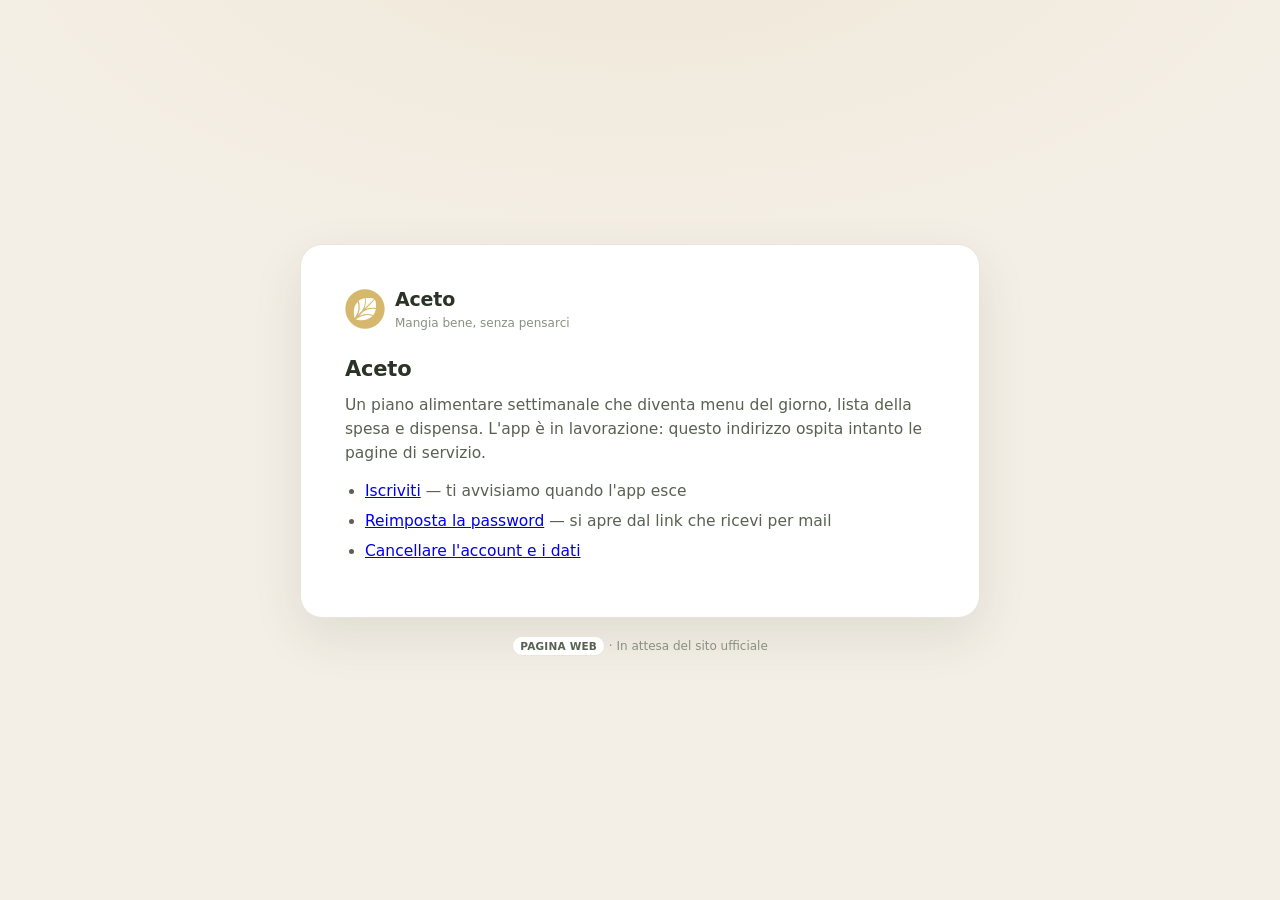
<file: index.html>
<!DOCTYPE html>
<html lang="it">
<head>
<meta charset="utf-8">
<meta name="viewport" content="width=device-width, initial-scale=1">
<title>Aceto</title>
<link rel="icon" href="aceto-logo.svg" type="image/svg+xml">
<link rel="stylesheet" href="stile.css">
</head>
<body>
<main>
  <div class="scheda">
    <div class="marchio">
  <img src="aceto-logo.svg" alt="" width="40" height="40">
  <span><b>Aceto</b><small>Mangia bene, senza pensarci</small></span>
</div>
    <h1>Aceto</h1>
    <p>Un piano alimentare settimanale che diventa menu del giorno, lista della spesa e dispensa.
    L'app è in lavorazione: questo indirizzo ospita intanto le pagine di servizio.</p>
    <ul>
      <li><a href="iscriviti/">Iscriviti</a> — ti avvisiamo quando l'app esce</li>
      <li><a href="reset-password/">Reimposta la password</a> — si apre dal link che ricevi per mail</li>
      <li><a href="account-deletion/">Cancellare l'account e i dati</a></li>
    </ul>
  </div>
  <footer><span class="segno">PAGINA WEB</span> · In attesa del sito ufficiale</footer>
</main>
</body>
</html>
</file>
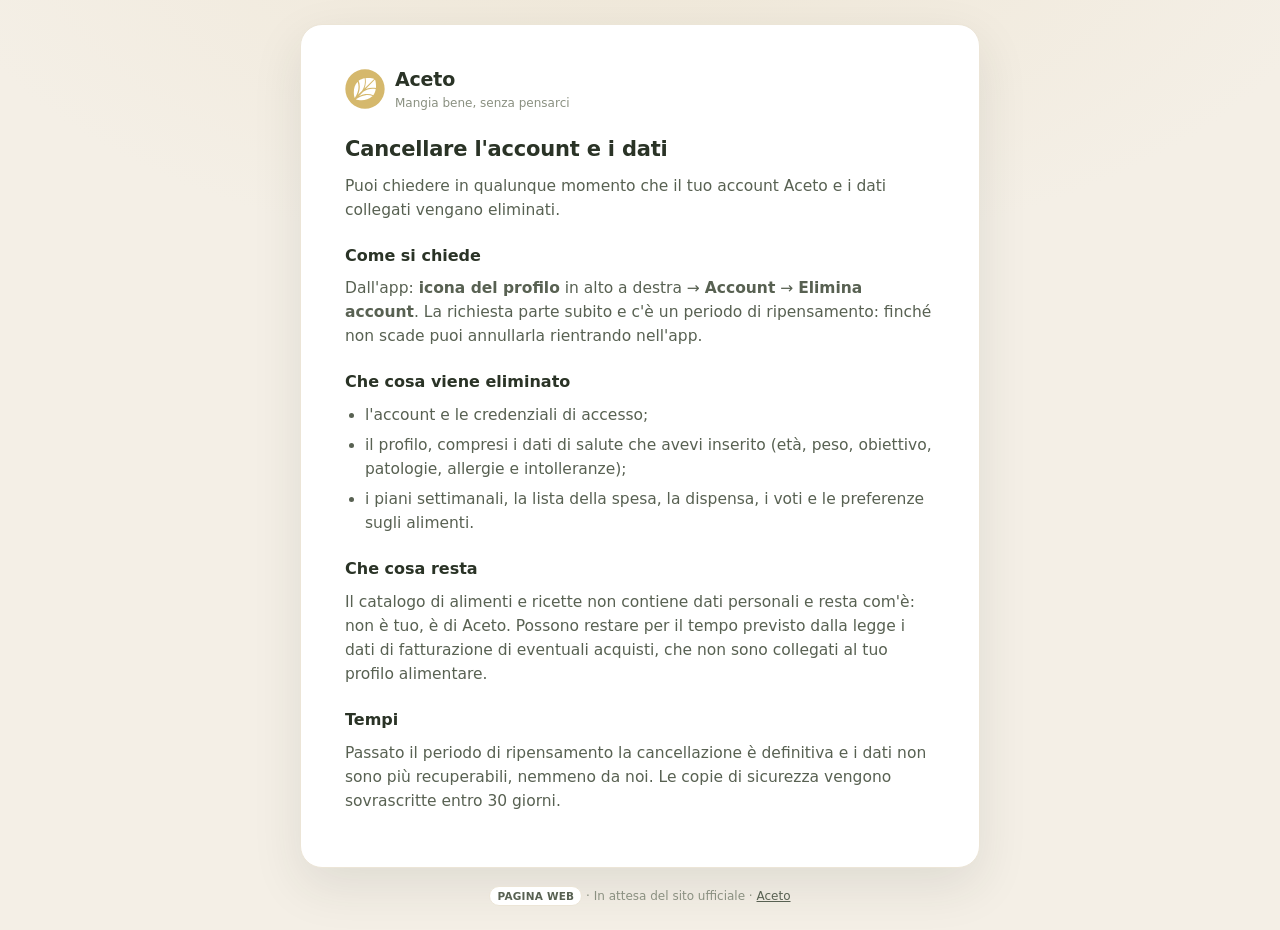
<file: account-deletion/index.html>
<!DOCTYPE html>
<html lang="it">
<head>
<meta charset="utf-8">
<meta name="viewport" content="width=device-width, initial-scale=1">
<title>Aceto · Cancellare l'account e i dati</title>
<link rel="icon" href="../aceto-logo.svg" type="image/svg+xml">
<link rel="stylesheet" href="../stile.css">
</head>
<body>
<main>
  <div class="scheda">
    <div class="marchio">
  <img src="../aceto-logo.svg" alt="" width="40" height="40">
  <span><b>Aceto</b><small>Mangia bene, senza pensarci</small></span>
</div>
    <h1>Cancellare l'account e i dati</h1>
    <p>Puoi chiedere in qualunque momento che il tuo account Aceto e i dati collegati vengano eliminati.</p>

    <h2 style="font-size:16px;margin:22px 0 8px">Come si chiede</h2>
    <p>Dall'app: <b>icona del profilo</b> in alto a destra → <b>Account</b> → <b>Elimina account</b>.
    La richiesta parte subito e c'è un periodo di ripensamento: finché non scade puoi annullarla
    rientrando nell'app.</p>

    <h2 style="font-size:16px;margin:22px 0 8px">Che cosa viene eliminato</h2>
    <ul>
      <li>l'account e le credenziali di accesso;</li>
      <li>il profilo, compresi i dati di salute che avevi inserito (età, peso, obiettivo, patologie, allergie e intolleranze);</li>
      <li>i piani settimanali, la lista della spesa, la dispensa, i voti e le preferenze sugli alimenti.</li>
    </ul>

    <h2 style="font-size:16px;margin:22px 0 8px">Che cosa resta</h2>
    <p>Il catalogo di alimenti e ricette non contiene dati personali e resta com'è: non è tuo, è di Aceto.
    Possono restare per il tempo previsto dalla legge i dati di fatturazione di eventuali acquisti,
    che non sono collegati al tuo profilo alimentare.</p>

    <h2 style="font-size:16px;margin:22px 0 8px">Tempi</h2>
    <p>Passato il periodo di ripensamento la cancellazione è definitiva e i dati non sono più
    recuperabili, nemmeno da noi. Le copie di sicurezza vengono sovrascritte entro 30 giorni.</p>
  </div>
  <footer><span class="segno">PAGINA WEB</span> · In attesa del sito ufficiale · <a href="../">Aceto</a></footer>
</main>
</body>
</html>
</file>
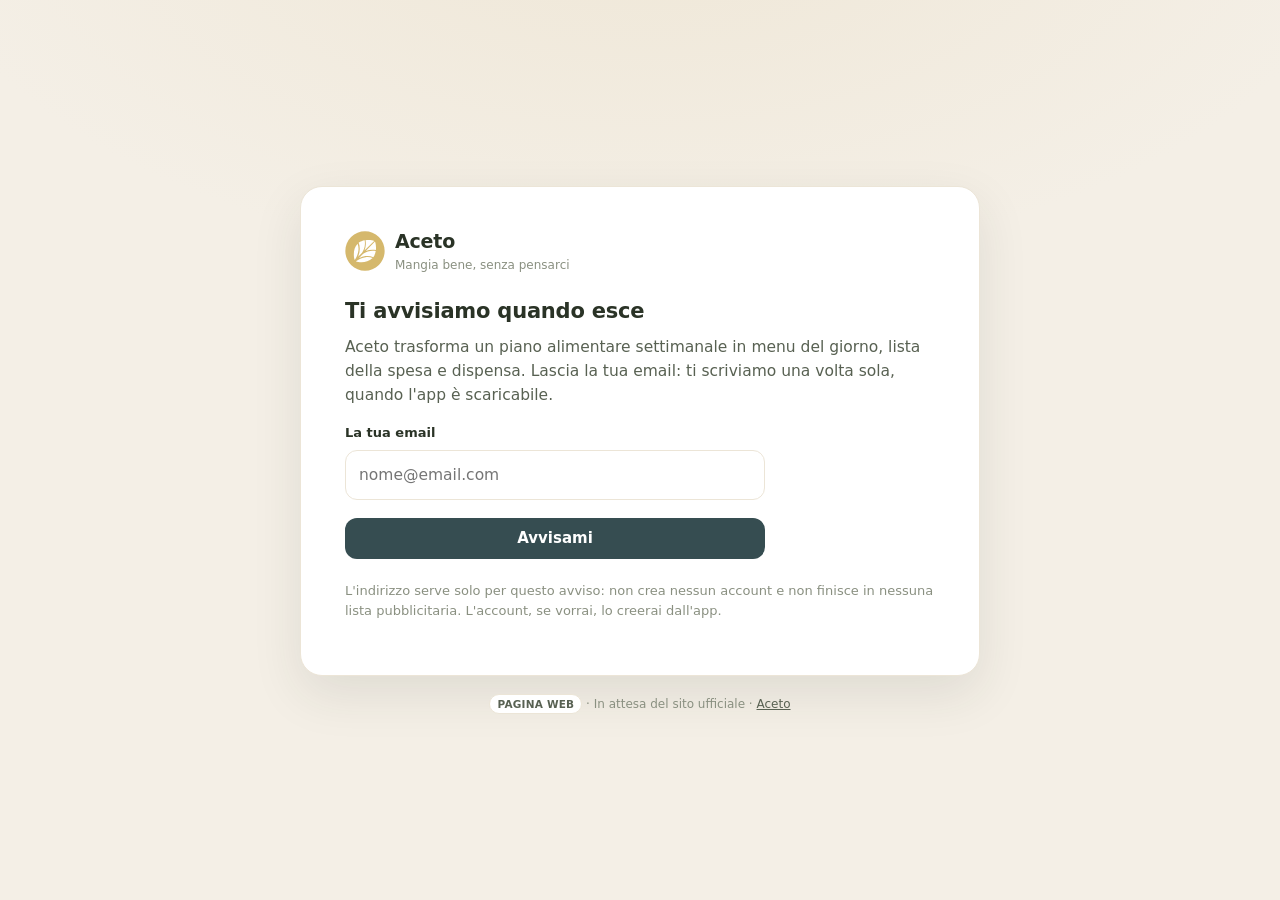
<file: iscriviti/index.html>
<!DOCTYPE html>
<html lang="it">
<head>
<meta charset="utf-8">
<meta name="viewport" content="width=device-width, initial-scale=1">
<title>Aceto · Iscriviti</title>
<link rel="icon" href="../aceto-logo.svg" type="image/svg+xml">
<link rel="stylesheet" href="../stile.css">
</head>
<body>
<main>
  <div class="scheda">
    <div class="marchio">
  <img src="../aceto-logo.svg" alt="" width="40" height="40">
  <span><b>Aceto</b><small>Mangia bene, senza pensarci</small></span>
</div>
    <h1>Ti avvisiamo quando esce</h1>
    <p>Aceto trasforma un piano alimentare settimanale in menu del giorno, lista della spesa e dispensa.
    Lascia la tua email: ti scriviamo una volta sola, quando l'app è scaricabile.</p>

    <form id="modulo">
      <label for="email">La tua email</label>
      <input id="email" type="email" autocomplete="email" required placeholder="nome@email.com">
      <button id="invia" type="submit">Avvisami</button>
    </form>

    <div class="esito" id="esito"></div>

    <div id="store" hidden>
      <p style="margin-top:22px">Quando sarà pubblicata la troverai qui:</p>
      <ul>
        <li>App Store — in arrivo</li>
        <li>Google Play — in arrivo</li>
      </ul>
    </div>

    <p style="margin-top:22px;font-size:13px;color:var(--muted)">
      L'indirizzo serve solo per questo avviso: non crea nessun account e non finisce in nessuna lista
      pubblicitaria. L'account, se vorrai, lo creerai dall'app.
    </p>
  </div>
  <footer><span class="segno">PAGINA WEB</span> · In attesa del sito ufficiale · <a href="../">Aceto</a></footer>
</main>

<script>
  const PROGETTO = 'https://vjgdqzfgwgefxuefufvt.supabase.co';
  const CHIAVE = 'sb_publishable_wBstGN2v9PAGbPTj7PKHYA_U6HethhX';   // chiave pubblicabile: fatta per stare in pagine pubbliche

  const modulo = document.getElementById('modulo');
  const bottone = document.getElementById('invia');
  const esito = document.getElementById('esito');

  function mostra(testo, ok) {
    esito.textContent = testo;
    esito.className = 'esito mostra ' + (ok ? 'ok' : 'errore');
  }

  modulo.addEventListener('submit', async (e) => {
    e.preventDefault();
    const email = document.getElementById('email').value.trim().toLowerCase();
    bottone.disabled = true;
    bottone.textContent = 'Un attimo…';
    try {
      const r = await fetch(PROGETTO + '/rest/v1/lista_attesa', {
        method: 'POST',
        headers: {
          'Content-Type': 'application/json',
          apikey: CHIAVE,
          Authorization: 'Bearer ' + CHIAVE,
          Prefer: 'return=minimal',
        },
        body: JSON.stringify({ email, provenienza: location.search.slice(1) || 'aceto-web' }),
      });
      // 409 = indirizzo già in lista: per chi scrive è la stessa cosa, è iscritto
      if (!r.ok && r.status !== 409) throw new Error('Non ci siamo riusciti: riprova fra poco.');
      modulo.hidden = true;
      document.getElementById('store').hidden = false;
      mostra(r.status === 409 ? 'Sei già in lista: ti scriviamo noi.' : 'Fatto: ti avvisiamo appena esce.', true);
    } catch (err) {
      mostra(err.message, false);
      bottone.disabled = false;
      bottone.textContent = 'Avvisami';
    }
  });
</script>
</body>
</html>
</file>
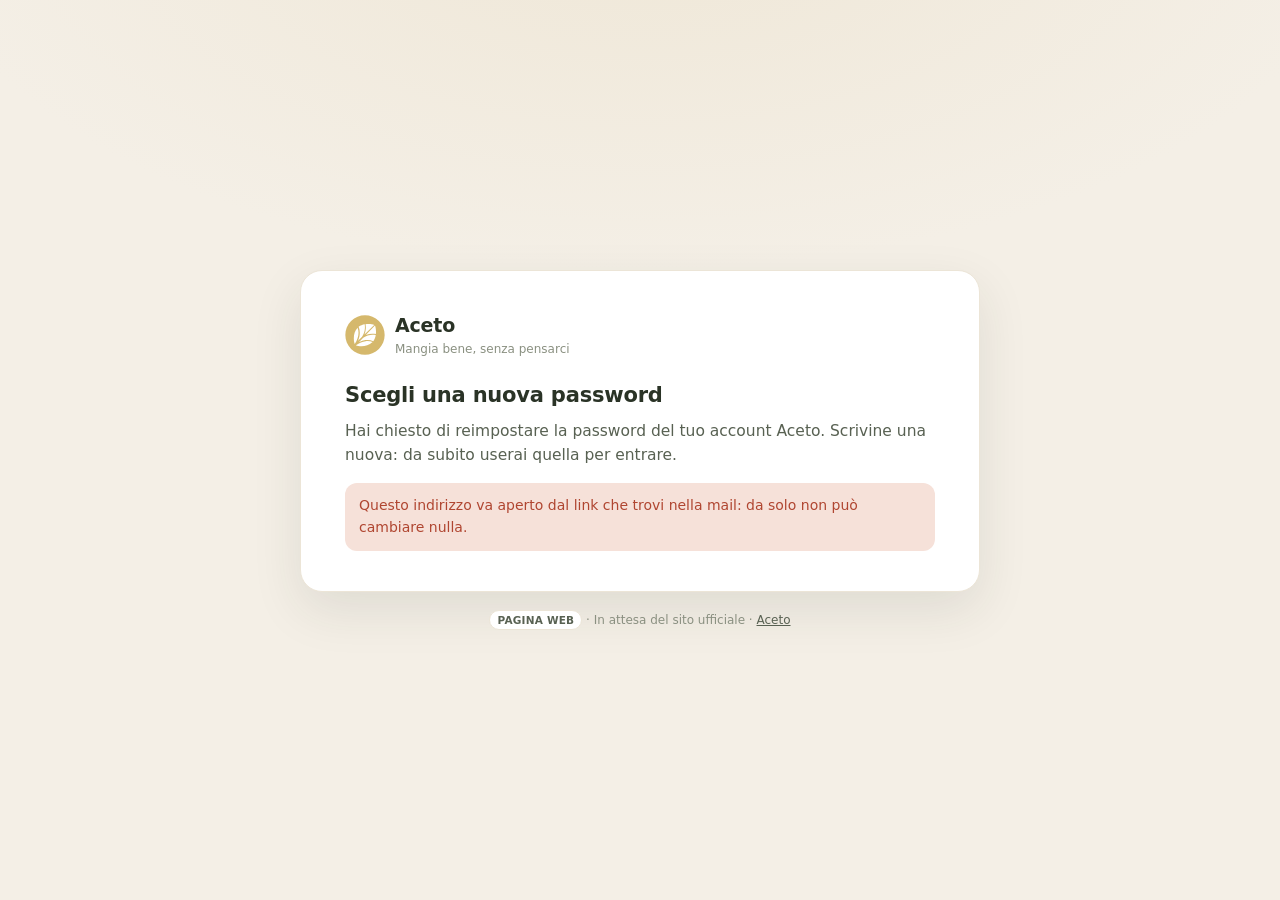
<file: reset-password/index.html>
<!DOCTYPE html>
<html lang="it">
<head>
<meta charset="utf-8">
<meta name="viewport" content="width=device-width, initial-scale=1">
<title>Aceto · Nuova password</title>
<link rel="icon" href="../aceto-logo.svg" type="image/svg+xml">
<link rel="stylesheet" href="../stile.css">
</head>
<body>
<main>
  <div class="scheda">
    <div class="marchio">
  <img src="../aceto-logo.svg" alt="" width="40" height="40">
  <span><b>Aceto</b><small>Mangia bene, senza pensarci</small></span>
</div>
    <h1>Scegli una nuova password</h1>
    <p id="intro">Hai chiesto di reimpostare la password del tuo account Aceto. Scrivine una nuova: da subito userai quella per entrare.</p>

    <form id="modulo">
      <label for="pw">Nuova password</label>
      <input id="pw" type="password" autocomplete="new-password" minlength="8" required placeholder="almeno 8 caratteri">
      <label for="pw2">Ripetila</label>
      <input id="pw2" type="password" autocomplete="new-password" minlength="8" required>
      <button id="invia" type="submit">Salva la password</button>
    </form>

    <div class="esito" id="esito"></div>
  </div>
  <footer><span class="segno">PAGINA WEB</span> · In attesa del sito ufficiale · <a href="../">Aceto</a></footer>
</main>

<script>
  // Il link della mail arriva con il token nel frammento dell'URL (flusso implicito):
  // il verificatore PKCE resterebbe nell'app, e questa pagina non ce l'ha.
  const PROGETTO = 'https://vjgdqzfgwgefxuefufvt.supabase.co';
  const CHIAVE = 'sb_publishable_wBstGN2v9PAGbPTj7PKHYA_U6HethhX';   // chiave pubblicabile: è fatta per stare in pagine pubbliche

  const esito = document.getElementById('esito');
  const modulo = document.getElementById('modulo');
  const bottone = document.getElementById('invia');

  function mostra(testo, ok) {
    esito.textContent = testo;
    esito.className = 'esito mostra ' + (ok ? 'ok' : 'errore');
  }

  const frammento = new URLSearchParams(location.hash.slice(1));
  const token = frammento.get('access_token');
  const errore = frammento.get('error_description');

  if (errore) {
    modulo.style.display = 'none';
    mostra(decodeURIComponent(errore.replace(/\+/g, ' ')) + ' — richiedi un nuovo link dall\'app.', false);
  } else if (!token) {
    modulo.style.display = 'none';
    mostra('Questo indirizzo va aperto dal link che trovi nella mail: da solo non può cambiare nulla.', false);
  }

  modulo.addEventListener('submit', async (e) => {
    e.preventDefault();
    const pw = document.getElementById('pw').value;
    if (pw !== document.getElementById('pw2').value) return mostra('Le due password non coincidono.', false);

    bottone.disabled = true;
    bottone.textContent = 'Salvo…';
    try {
      const r = await fetch(PROGETTO + '/auth/v1/user', {
        method: 'PUT',
        headers: { 'Content-Type': 'application/json', apikey: CHIAVE, Authorization: 'Bearer ' + token },
        body: JSON.stringify({ password: pw }),
      });
      const d = await r.json();
      if (!r.ok) throw new Error(d.msg || d.message || d.error_description || 'Non è stato possibile salvare la password.');
      modulo.style.display = 'none';
      mostra('Fatto: la password è stata cambiata. Torna nell\'app e accedi con quella nuova.', true);
    } catch (err) {
      mostra(err.message + ' Se il link è vecchio, richiedine uno nuovo dall\'app.', false);
      bottone.disabled = false;
      bottone.textContent = 'Salva la password';
    }
  });
</script>
</body>
</html>
</file>
<file: stile.css>
/* Aceto — pagine pubbliche. Stessi colori dell'app (design/tokens del prototipo). */
:root {
  --bg: #f4efe6;
  --card: #fff;
  --ink: #2a3326;
  --ink-soft: #586152;
  --muted: #8a9081;
  --line: #ece5d7;
  --primary: #d5b86c;
  --act-deep: #364d51;
  --red: #b04631;
  --green: #4f7d5a;
}
* { box-sizing: border-box; }
body {
  margin: 0;
  min-height: 100vh;
  display: flex;
  align-items: center;
  justify-content: center;
  padding: 24px 16px;
  background: radial-gradient(1200px 600px at 50% -10%, #efe7d7 0%, transparent 60%), var(--bg);
  color: var(--ink);
  font: 15px/1.55 'DM Sans', -apple-system, BlinkMacSystemFont, 'Segoe UI', system-ui, sans-serif;
  -webkit-font-smoothing: antialiased;
}
main { width: 100%; max-width: 680px; }
/* Sul telefono la scheda occupa tutta la larghezza utile; sul monitor si allarga
   ma il testo resta su righe leggibili (~70 caratteri), che è il limite vero. */
.scheda {
  background: var(--card);
  border: 1px solid var(--line);
  border-radius: 22px;
  padding: 32px 30px;
  box-shadow: 0 18px 50px rgba(42, 51, 38, 0.1);
}
@media (min-width: 620px) {
  .scheda { padding: 40px 44px; }
  h1 { font-size: 24px; }
  body { font-size: 15.5px; }
}
.marchio { display: flex; align-items: center; gap: 10px; margin-bottom: 20px; }
.marchio img { width: 40px; height: 40px; display: block; object-fit: contain; }
.marchio b { font-size: 19px; letter-spacing: -0.01em; }
.marchio small { display: block; color: var(--muted); font-size: 12px; }
h1 { font-size: 21px; margin: 0 0 8px; letter-spacing: -0.01em; }
p { color: var(--ink-soft); margin: 0 0 14px; }
label { display: block; font-size: 13px; font-weight: 600; margin: 16px 0 6px; }
#modulo { max-width: 420px; }
input {
  width: 100%; padding: 12px 13px; font: inherit; color: var(--ink);
  background: #fff; border: 1px solid var(--line); border-radius: 12px;
}
input:focus { outline: none; border-color: var(--primary); }
button {
  width: 100%; margin-top: 18px; padding: 13px; cursor: pointer;
  font: 700 15px/1 'DM Sans', system-ui, sans-serif; color: #fff;
  background: var(--act-deep); border: none; border-radius: 12px;
}
button:disabled { opacity: 0.5; cursor: default; }
.esito { margin-top: 16px; padding: 12px 14px; border-radius: 12px; font-size: 14px; display: none; }
.esito.mostra { display: block; }
.esito.ok { background: #e6f0e7; color: var(--green); }
.esito.errore { background: #f6e1d9; color: var(--red); }
ul { color: var(--ink-soft); padding-left: 20px; margin: 0 0 14px; }
li { margin-bottom: 6px; }
footer { margin-top: 18px; text-align: center; font-size: 12px; color: var(--muted); }
footer a { color: var(--ink-soft); }

/* Provando l'app in un browser è facile confondere le due cose: queste pagine
   stanno sul web e ci restano anche quando l'app sarà pubblicata. */
.segno {
  display: inline-block;
  border: 1px solid var(--line);
  border-radius: 999px;
  padding: 1px 7px;
  font-size: 10.5px;
  font-weight: 700;
  letter-spacing: 0.02em;
  color: var(--ink-soft);
  background: var(--card);
}
</file>
